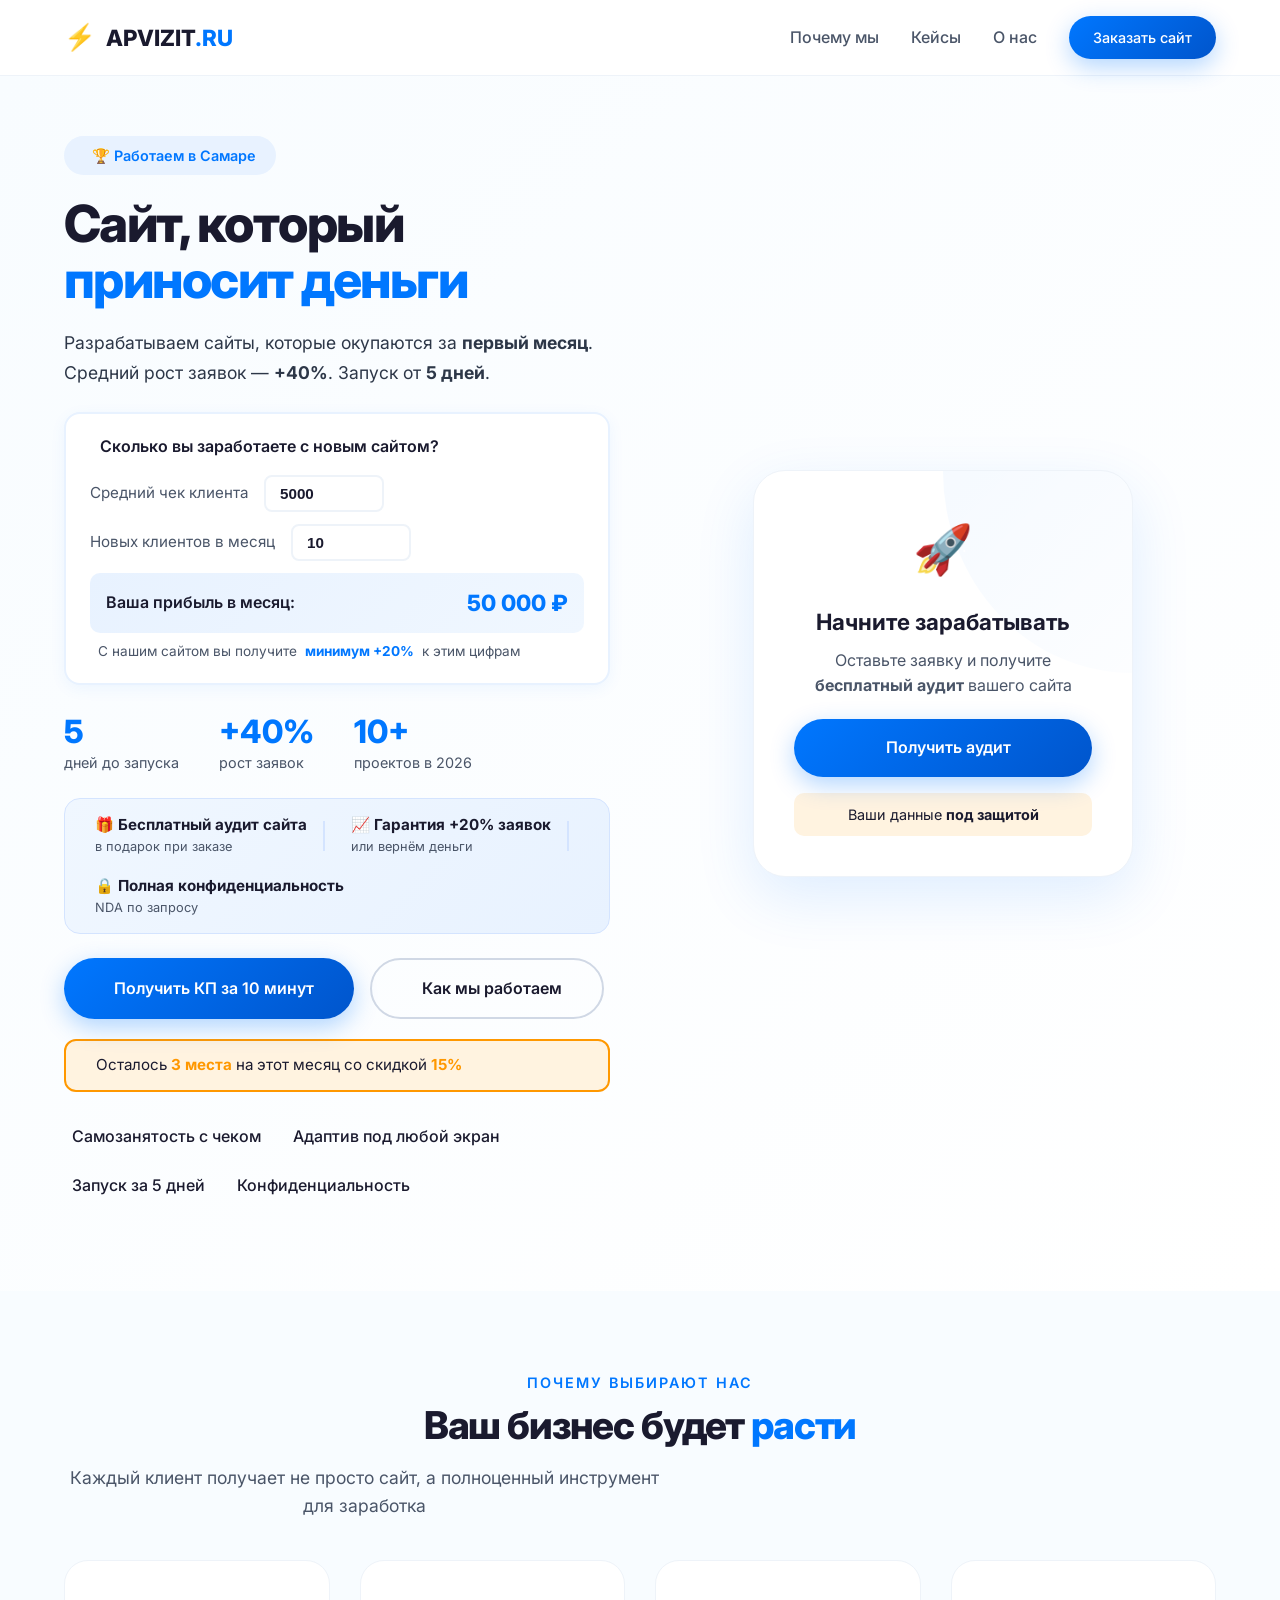
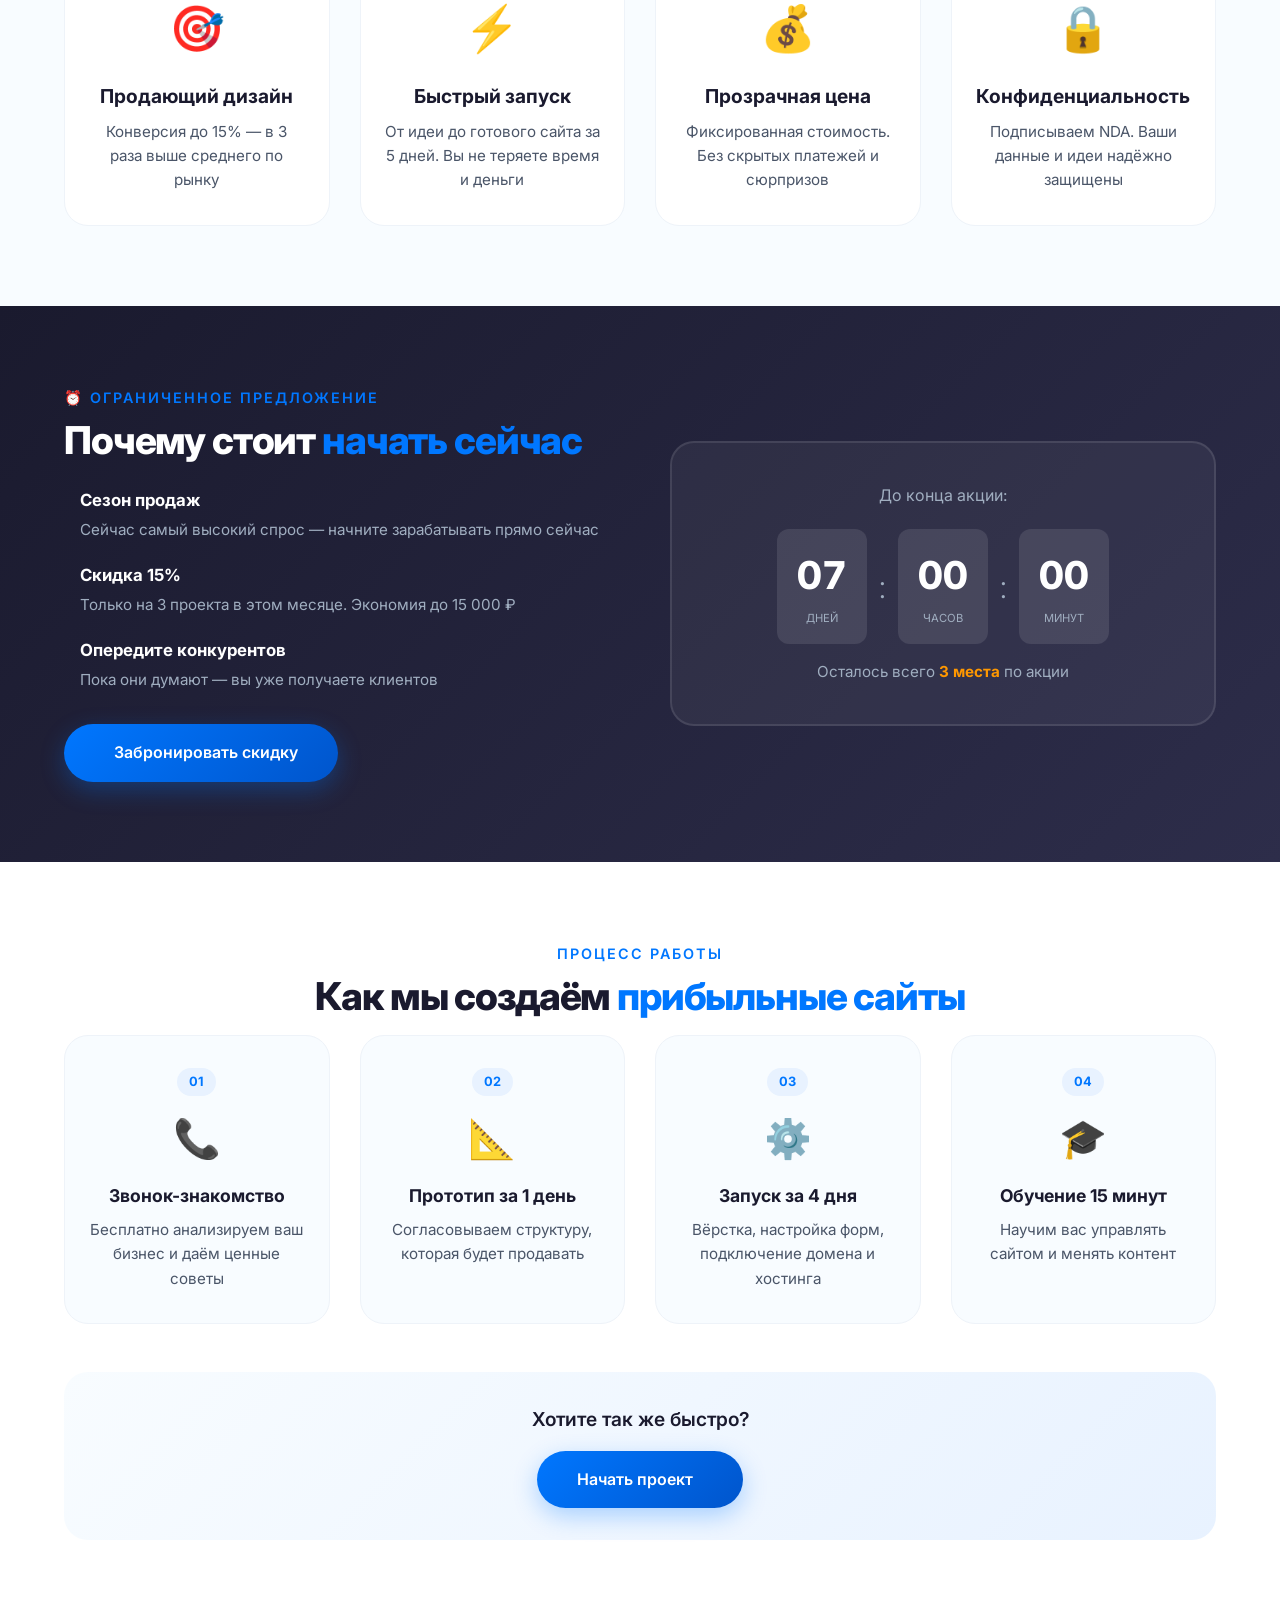
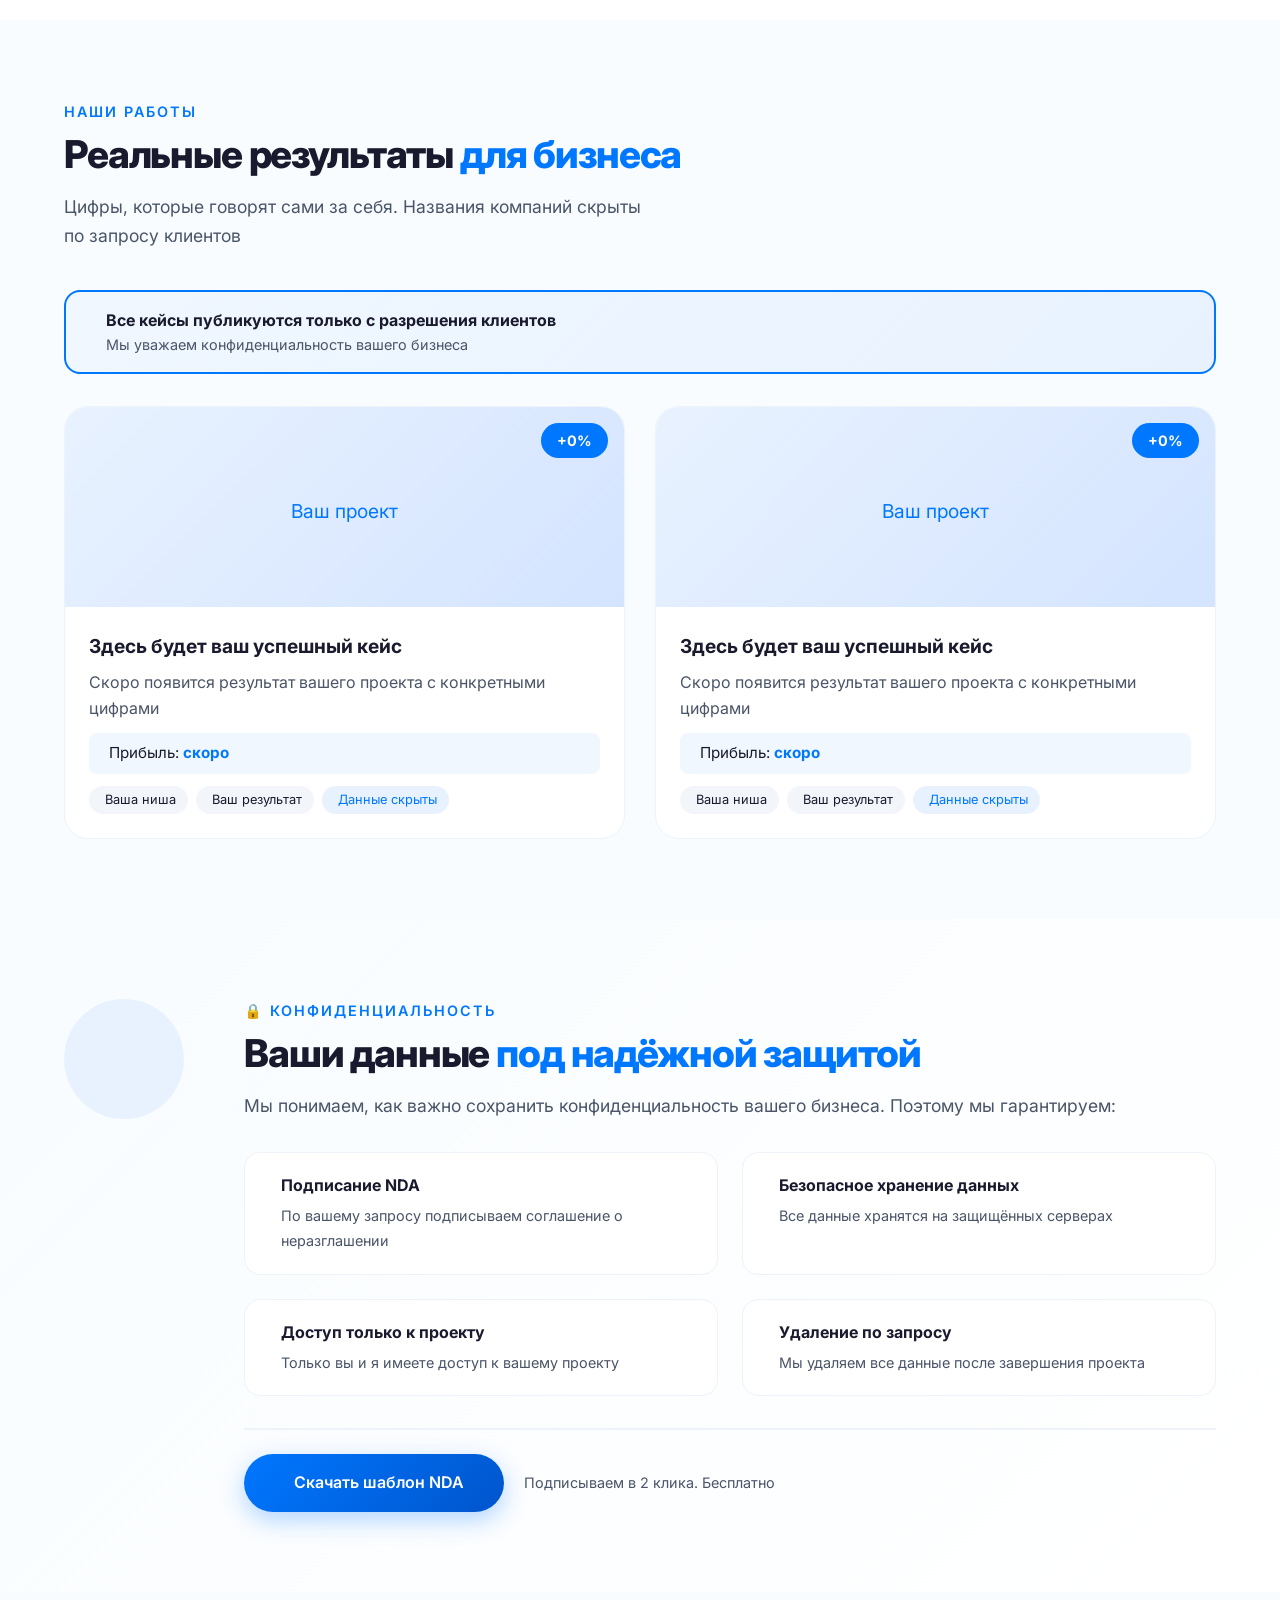
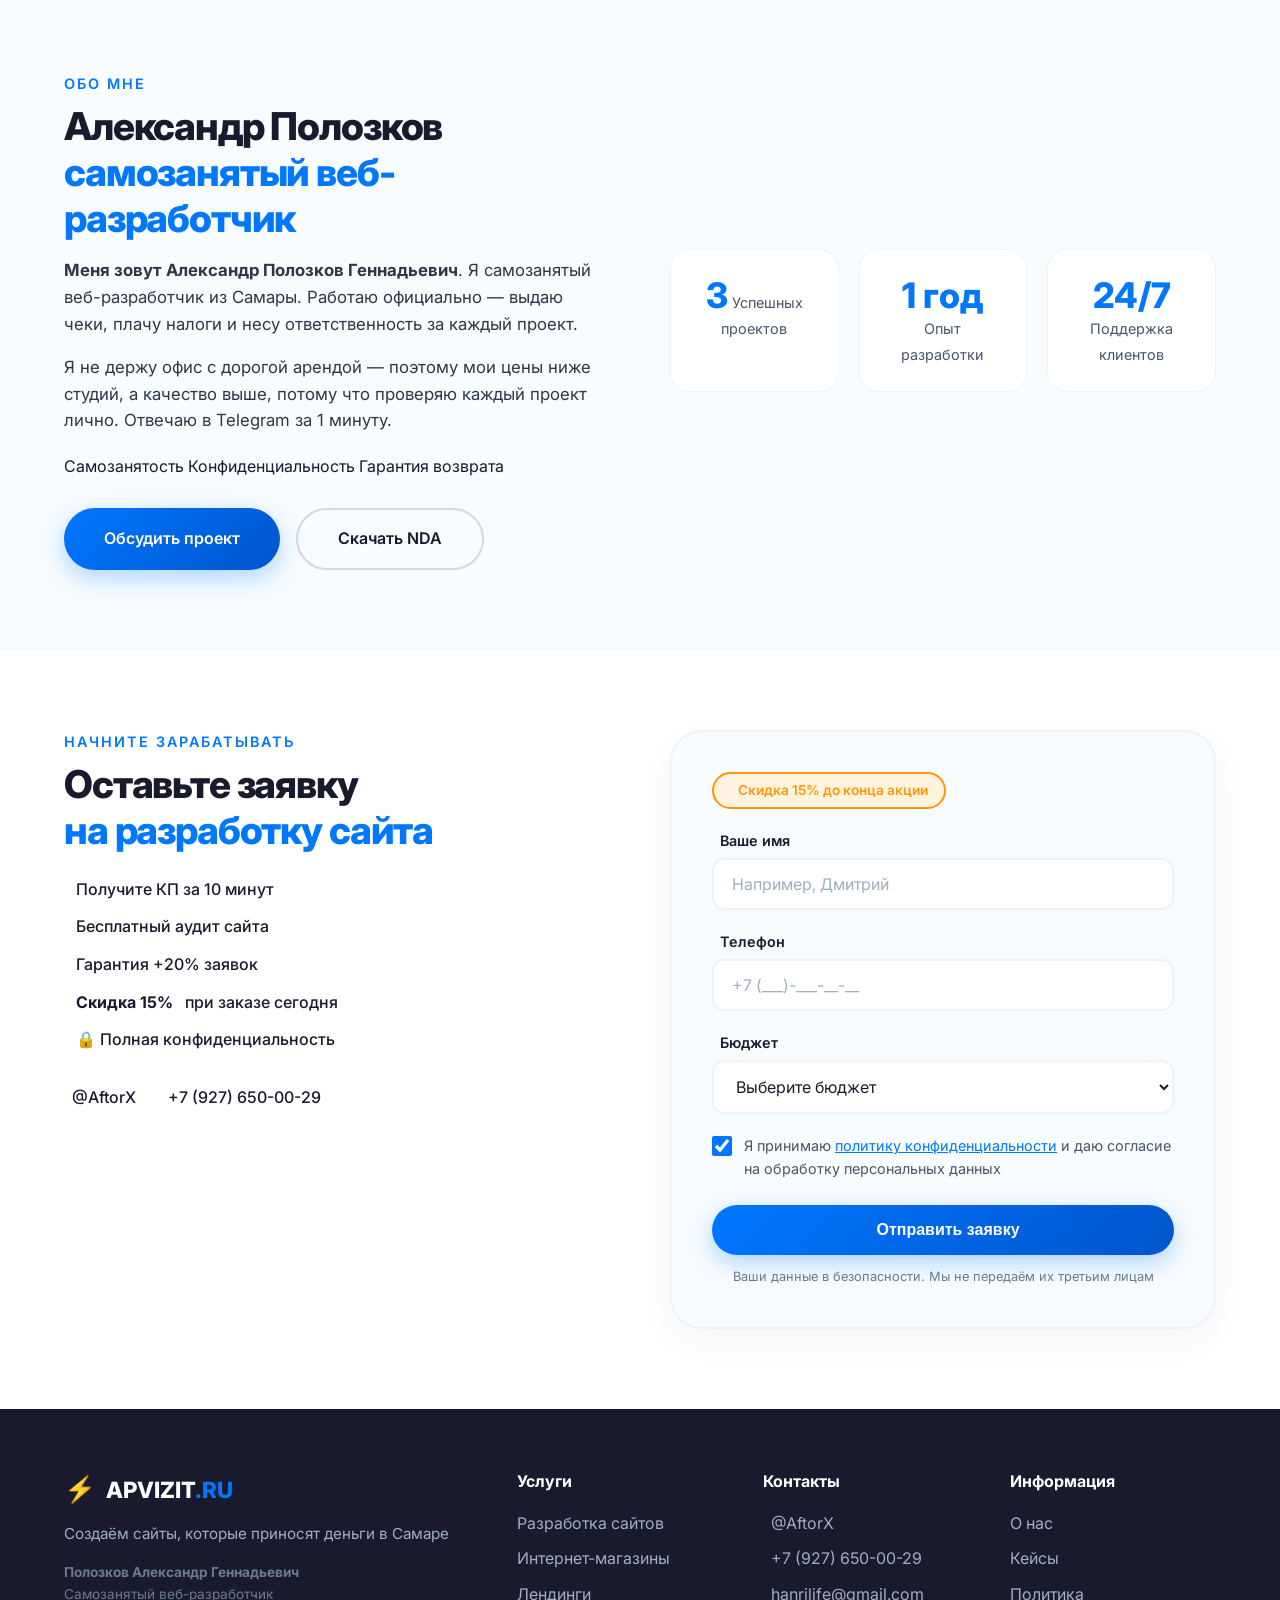
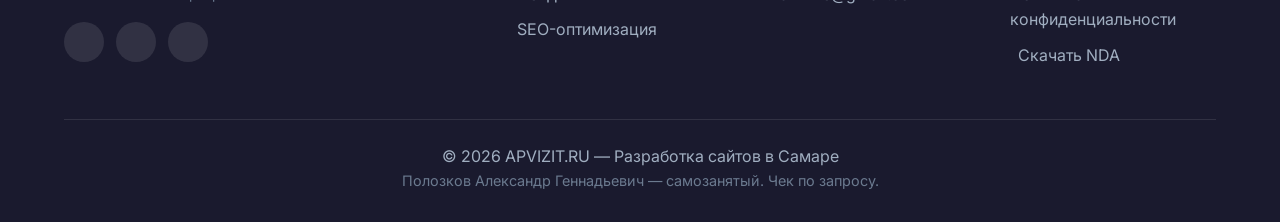
<file: index.html>
<!DOCTYPE html>
<html lang="ru">
<head>
  <meta charset="UTF-8">
  <meta name="viewport" content="width=device-width, initial-scale=1.0">
  <title>APVIZIT.RU — Создаём сайты, которые приносят деньги в Самаре</title>
  <meta name="description" content="Разработка продающих сайтов для бизнеса. Запуск за 5 дней, гарантия роста заявок +20%, бесплатный аудит. Полная конфиденциальность.">
  
  <link rel="preconnect" href="https://fonts.googleapis.com">
  <link rel="preconnect" href="https://fonts.gstatic.com" crossorigin>
  <link href="https://fonts.googleapis.com/css2?family=Inter:opsz,wght@14..32,400;14..32,500;14..32,600;14..32,700;14..32,800;14..32,900&display=swap" rel="stylesheet">
  
  <link href='https://cdn.boxicons.com/3.0.8/fonts/basic/boxicons.min.css' rel='stylesheet'>
  <link href='https://cdn.boxicons.com/3.0.8/fonts/filled/boxicons-filled.min.css' rel='stylesheet'>
  <link href='https://cdn.boxicons.com/3.0.8/fonts/brands/boxicons-brands.min.css' rel='stylesheet'>
  
  <link rel="stylesheet" href="style.css">
</head>
<body>
  <!-- ========== НАВИГАЦИЯ ========== -->
  <nav class="navbar" id="navbar">
    <div class="container nav-container">
      <div class="logo">
        <span class="logo-icon">⚡</span>
        <span class="logo-text">APVIZIT<span>.RU</span></span>
      </div>
      <div class="nav-links" id="navLinks">
        <a href="#advantages">Почему мы</a>
        <a href="#cases">Кейсы</a>
        <a href="#about">О нас</a>
        <a href="#form-section" class="btn-primary btn-small">Заказать сайт</a>
      </div>
      <div class="hamburger" id="hamburger">
        <span></span>
        <span></span>
        <span></span>
      </div>
    </div>
  </nav>

  <!-- ========== БЛОК HERO ========== -->
  <section id="hero">
    <div class="container hero-grid">
      <div class="hero-content">
        <div class="hero-badge">
          <i class="bx bx-rocket"></i> 🏆 Работаем в Самаре
        </div>
        <h1>Сайт, который <br><span>приносит деньги</span></h1>
        <p class="hero-sub">
          Разрабатываем сайты, которые окупаются за <strong>первый месяц</strong>. 
          Средний рост заявок — <strong>+40%</strong>. Запуск от <strong>5 дней</strong>.
        </p>
        
        <!-- ===== КАЛЬКУЛЯТОР ПРИБЫЛИ ===== -->
        <div class="profit-calculator">
          <div class="calc-header">
            <i class="bxs bx-calculator"></i>
            <span>Сколько вы заработаете с новым сайтом?</span>
          </div>
          <div class="calc-body">
            <div class="calc-row">
              <span>Средний чек клиента</span>
              <input type="number" id="avgCheck" value="5000" placeholder="₽">
            </div>
            <div class="calc-row">
              <span>Новых клиентов в месяц</span>
              <input type="number" id="newClients" value="10" placeholder="шт">
            </div>
            <div class="calc-result">
              <span>Ваша прибыль в месяц:</span>
              <strong id="profitResult">50 000 ₽</strong>
            </div>
            <div class="calc-note">
              <i class="bx bx-info-circle"></i> 
              С нашим сайтом вы получите <strong>минимум +20%</strong> к этим цифрам
            </div>
          </div>
        </div>
        
        <div class="hero-stats">
          <div class="stat-item">
            <span class="stat-number">5</span>
            <span class="stat-label">дней до запуска</span>
          </div>
          <div class="stat-item">
            <span class="stat-number">+40%</span>
            <span class="stat-label">рост заявок</span>
          </div>
          <div class="stat-item">
            <span class="stat-number">10+</span>
            <span class="stat-label">проектов в 2026</span>
          </div>
        </div>
        
        <!-- ===== УНИКАЛЬНОЕ ПРЕДЛОЖЕНИЕ ===== -->
        <div class="unique-offer">
          <div class="offer-item">
            <i class="bxs bx-gift"></i>
            <div>
              <span class="offer-title">🎁 Бесплатный аудит сайта</span>
              <span class="offer-desc">в подарок при заказе</span>
            </div>
          </div>
          <div class="offer-divider"></div>
          <div class="offer-item">
            <i class="bxs bx-trophy"></i>
            <div>
              <span class="offer-title">📈 Гарантия +20% заявок</span>
              <span class="offer-desc">или вернём деньги</span>
            </div>
          </div>
          <div class="offer-divider"></div>
          <div class="offer-item">
            <i class="bxs bx-shield"></i>
            <div>
              <span class="offer-title">🔒 Полная конфиденциальность</span>
              <span class="offer-desc">NDA по запросу</span>
            </div>
          </div>
        </div>
        
        <div class="hero-buttons">
          <a href="#form-section" class="btn-primary pulse">
            <i class="bxs bx-paper-plane"></i> Получить КП за 10 минут
          </a>
          <a href="#process" class="btn-outline">
            <i class="bx bx-play-circle"></i> Как мы работаем
          </a>
        </div>
        
        <!-- ===== БЛОК СРОЧНОСТИ ===== -->
        <div class="urgency-block">
          <i class="bx bx-time-five"></i>
          <span>Осталось <strong>3 места</strong> на этот месяц со скидкой <strong>15%</strong></span>
        </div>
        
        <div class="trust-badge">
          <span class="trust-item"><i class="bxs bx-check-circle"></i> Самозанятость с чеком</span>
          <span class="trust-item"><i class="bx bx-mobile-alt"></i> Адаптив под любой экран</span>
          <span class="trust-item"><i class="bx bx-bolt"></i> Запуск за 5 дней</span>
          <span class="trust-item"><i class="bxs bx-lock-alt"></i> Конфиденциальность</span>
        </div>
      </div>
      <div class="hero-visual">
        <div class="hero-card">
          <div class="hero-card-content">
            <div class="hero-card-icon">🚀</div>
            <h3>Начните зарабатывать</h3>
            <p>Оставьте заявку и получите<br><strong>бесплатный аудит</strong> вашего сайта</p>
            <a href="#form-section" class="btn-primary" style="width:100%; text-align:center; justify-content:center;">
              <i class="bx bx-arrow-right"></i> Получить аудит
            </a>
            <div class="card-bonus">
              <i class="bx bx-lock-alt"></i> Ваши данные <strong>под защитой</strong>
            </div>
          </div>
        </div>
      </div>
    </div>
  </section>

  <!-- ========== БЛОК ПРЕИМУЩЕСТВ ========== -->
  <section id="advantages">
    <div class="container">
      <div class="section-label">Почему выбирают нас</div>
      <h2>Ваш бизнес будет <span>расти</span></h2>
      <p class="section-desc">Каждый клиент получает не просто сайт, а полноценный инструмент для заработка</p>
      <div class="advantages-grid">
        <div class="advantage-card">
          <div class="advantage-icon">🎯</div>
          <h3>Продающий дизайн</h3>
          <p>Конверсия до 15% — в 3 раза выше среднего по рынку</p>
        </div>
        <div class="advantage-card">
          <div class="advantage-icon">⚡</div>
          <h3>Быстрый запуск</h3>
          <p>От идеи до готового сайта за 5 дней. Вы не теряете время и деньги</p>
        </div>
        <div class="advantage-card">
          <div class="advantage-icon">💰</div>
          <h3>Прозрачная цена</h3>
          <p>Фиксированная стоимость. Без скрытых платежей и сюрпризов</p>
        </div>
        <div class="advantage-card">
          <div class="advantage-icon">🔒</div>
          <h3>Конфиденциальность</h3>
          <p>Подписываем NDA. Ваши данные и идеи надёжно защищены</p>
        </div>
      </div>
    </div>
  </section>

  <!-- ========== БЛОК «ПОЧЕМУ СЕЙЧАС» ========== -->
  <section id="why-now">
    <div class="container">
      <div class="why-now-wrapper">
        <div class="why-now-content">
          <div class="section-label">⏰ Ограниченное предложение</div>
          <h2>Почему стоит <span>начать сейчас</span></h2>
          <ul class="why-now-list">
            <li>
              <i class="bxs bx-calendar-check"></i>
              <div>
                <strong>Сезон продаж</strong>
                <p>Сейчас самый высокий спрос — начните зарабатывать прямо сейчас</p>
              </div>
            </li>
            <li>
              <i class="bxs bx-discount"></i>
              <div>
                <strong>Скидка 15%</strong>
                <p>Только на 3 проекта в этом месяце. Экономия до 15 000 ₽</p>
              </div>
            </li>
            <li>
              <i class="bxs bx-bar-chart-alt-2"></i>
              <div>
                <strong>Опередите конкурентов</strong>
                <p>Пока они думают — вы уже получаете клиентов</p>
              </div>
            </li>
          </ul>
          <a href="#form-section" class="btn-primary pulse">
            <i class="bxs bx-paper-plane"></i> Забронировать скидку
          </a>
        </div>
        <div class="why-now-visual">
          <div class="timer-box">
            <div class="timer-label">До конца акции:</div>
            <div class="timer" id="timer">
              <div class="timer-item">
                <span id="days">00</span>
                <span>дней</span>
              </div>
              <span class="timer-sep">:</span>
              <div class="timer-item">
                <span id="hours">00</span>
                <span>часов</span>
              </div>
              <span class="timer-sep">:</span>
              <div class="timer-item">
                <span id="minutes">00</span>
                <span>минут</span>
              </div>
            </div>
            <div class="timer-note">Осталось всего <strong>3 места</strong> по акции</div>
          </div>
        </div>
      </div>
    </div>
  </section>

  <!-- ========== БЛОК «КАК МЫ РАБОТАЕМ» ========== -->
  <section id="process">
    <div class="container">
      <div class="section-label">Процесс работы</div>
      <h2>Как мы создаём <span>прибыльные сайты</span></h2>
      <div class="steps-grid">
        <div class="step-card">
          <div class="step-number">01</div>
          <span class="step-icon">📞</span>
          <h3>Звонок-знакомство</h3>
          <p>Бесплатно анализируем ваш бизнес и даём ценные советы</p>
        </div>
        <div class="step-card">
          <div class="step-number">02</div>
          <span class="step-icon">📐</span>
          <h3>Прототип за 1 день</h3>
          <p>Согласовываем структуру, которая будет продавать</p>
        </div>
        <div class="step-card">
          <div class="step-number">03</div>
          <span class="step-icon">⚙️</span>
          <h3>Запуск за 4 дня</h3>
          <p>Вёрстка, настройка форм, подключение домена и хостинга</p>
        </div>
        <div class="step-card">
          <div class="step-number">04</div>
          <span class="step-icon">🎓</span>
          <h3>Обучение 15 минут</h3>
          <p>Научим вас управлять сайтом и менять контент</p>
        </div>
      </div>
      <div class="process-cta">
        <p>Хотите так же быстро?</p>
        <a href="#form-section" class="btn-primary">Начать проект <i class="bx bx-arrow-right"></i></a>
      </div>
    </div>
  </section>

  <!-- ========== БЛОК «КЕЙСЫ» ========== -->
  <section id="cases">
    <div class="container">
      <div class="section-label">Наши работы</div>
      <h2>Реальные результаты <span>для бизнеса</span></h2>
      <p class="section-desc">Цифры, которые говорят сами за себя. Названия компаний скрыты по запросу клиентов</p>
      
      <div class="confidentiality-banner">
        <i class="bxs bx-lock-alt"></i>
        <div>
          <strong>Все кейсы публикуются только с разрешения клиентов</strong>
          <span>Мы уважаем конфиденциальность вашего бизнеса</span>
        </div>
      </div>
      
      <div class="cases-grid">
        <!-- ===== КЕЙС 1 ===== -->
        <div class="case-card">
          <div class="case-image">
            <div class="case-placeholder">
              <i class="bx bx-briefcase"></i>
              <span>Ваш проект</span>
            </div>
            <div class="case-badge">+0%</div>
          </div>
          <div class="case-content">
            <h3>Здесь будет ваш успешный кейс</h3>
            <p>Скоро появится результат вашего проекта с конкретными цифрами</p>
            <div class="case-result">
              <i class="bxs bx-trending-up"></i>
              <span>Прибыль: <strong>скоро</strong></span>
            </div>
            <div class="case-tags">
              <span class="tag"><i class="bx bx-plus"></i> Ваша ниша</span>
              <span class="tag"><i class="bx bx-plus"></i> Ваш результат</span>
              <span class="tag confidentiality-tag"><i class="bx bx-lock-alt"></i> Данные скрыты</span>
            </div>
          </div>
        </div>

        <!-- ===== КЕЙС 2 ===== -->
        <div class="case-card">
          <div class="case-image">
            <div class="case-placeholder">
              <i class="bx bx-briefcase"></i>
              <span>Ваш проект</span>
            </div>
            <div class="case-badge">+0%</div>
          </div>
          <div class="case-content">
            <h3>Здесь будет ваш успешный кейс</h3>
            <p>Скоро появится результат вашего проекта с конкретными цифрами</p>
            <div class="case-result">
              <i class="bxs bx-trending-up"></i>
              <span>Прибыль: <strong>скоро</strong></span>
            </div>
            <div class="case-tags">
              <span class="tag"><i class="bx bx-plus"></i> Ваша ниша</span>
              <span class="tag"><i class="bx bx-plus"></i> Ваш результат</span>
              <span class="tag confidentiality-tag"><i class="bx bx-lock-alt"></i> Данные скрыты</span>
            </div>
          </div>
        </div>
      </div>
    </div>
  </section>

  <!-- ========== БЛОК КОНФИДЕНЦИАЛЬНОСТИ ========== -->
  <section id="confidentiality">
    <div class="container">
      <div class="confidentiality-wrapper">
        <div class="confidentiality-icon">
          <i class="bxs bx-shield-alt-2"></i>
        </div>
        <div class="confidentiality-content">
          <div class="section-label">🔒 Конфиденциальность</div>
          <h2>Ваши данные <span>под надёжной защитой</span></h2>
          <p>Мы понимаем, как важно сохранить конфиденциальность вашего бизнеса. Поэтому мы гарантируем:</p>
          <div class="confidentiality-grid">
            <div class="conf-item">
              <i class="bxs bx-file"></i>
              <div>
                <strong>Подписание NDA</strong>
                <span>По вашему запросу подписываем соглашение о неразглашении</span>
              </div>
            </div>
            <div class="conf-item">
              <i class="bxs bx-server"></i>
              <div>
                <strong>Безопасное хранение данных</strong>
                <span>Все данные хранятся на защищённых серверах</span>
              </div>
            </div>
            <div class="conf-item">
              <i class="bxs bx-user-check"></i>
              <div>
                <strong>Доступ только к проекту</strong>
                <span>Только вы и я имеете доступ к вашему проекту</span>
              </div>
            </div>
            <div class="conf-item">
              <i class="bxs bx-trash"></i>
              <div>
                <strong>Удаление по запросу</strong>
                <span>Мы удаляем все данные после завершения проекта</span>
              </div>
            </div>
          </div>
          <div class="nda-cta">
            <a href="#nda" class="btn-primary">
              <i class="bx bx-file"></i> Скачать шаблон NDA
            </a>
            <span class="nda-note">Подписываем в 2 клика. Бесплатно</span>
          </div>
        </div>
      </div>
    </div>
  </section>

  <!-- ========== БЛОК «О НАС» ========== -->
  <section id="about">
    <div class="container">
      <div class="about-wrapper">
        <div class="about-content">
          <div class="section-label">Обо мне</div>
          <h2>Александр Полозков <br><span>самозанятый веб-разработчик</span></h2>
          <p>
            <strong>Меня зовут Александр Полозков Геннадьевич</strong>. Я самозанятый веб-разработчик из Самары. 
            Работаю официально — выдаю чеки, плачу налоги и несу ответственность за каждый проект.
          </p>
          <p>
            Я не держу офис с дорогой арендой — поэтому мои цены ниже студий, а качество выше, 
            потому что проверяю каждый проект лично. Отвечаю в Telegram за 1 минуту.
          </p>
          <div class="tag-group">
            <span class="tag"><i class="bx bx-shield-alt-2"></i> Самозанятость</span>
            <span class="tag"><i class="bxs bx-lock-alt"></i> Конфиденциальность</span>
            <span class="tag"><i class="bx bx-money"></i> Гарантия возврата</span>
          </div>
          <div class="about-buttons">
            <a href="#form-section" class="btn-primary">Обсудить проект</a>
            <a href="#nda" class="btn-outline">Скачать NDA</a>
          </div>
        </div>
        <div class="about-stats">
          <div class="stat-card">
            <span class="stat-number">3</span>
            <span class="stat-label">Успешных проектов</span>
          </div>
         <div class="stat-card"> 
            <span class="stat-number">1 год</span>
            <span class="stat-label">Опыт разработки</span>
          </div>
          <div class="stat-card">
            <span class="stat-number">24/7</span>
            <span class="stat-label">Поддержка клиентов</span>
          </div>
        </div>
      </div>
    </div>
  </section>

  <!-- ========== БЛОК С ФОРМОЙ ========== -->
<section id="form-section">
  <div class="container">
    <div class="form-wrapper">
      <div class="form-left">
        <div class="section-label">Начните зарабатывать</div>
        <h2>Оставьте заявку <br><span>на разработку сайта</span></h2>
        <ul class="form-benefits">
          <li><i class="bxs bx-check-circle"></i> Получите КП за 10 минут</li>
          <li><i class="bxs bx-check-circle"></i> Бесплатный аудит сайта</li>
          <li><i class="bxs bx-check-circle"></i> Гарантия +20% заявок</li>
          <li><i class="bxs bx-check-circle"></i> <strong>Скидка 15%</strong> при заказе сегодня</li>
          <li><i class="bxs bx-check-circle"></i> 🔒 Полная конфиденциальность</li>
        </ul>
        <div class="contact-info">
          <p><i class="bxl-telegram"></i> @AftorX</p>
          <p><i class="bx bx-phone"></i> +7 (927) 650-00-29</p>
        </div>
      </div>
      <div class="form-card" id="formCard">
        <div class="form-discount-badge">
          <i class="bx bx-gift"></i> Скидка 15% до конца акции
        </div>
        
        <!-- ===== НОВАЯ ФОРМА С FORMPREE ===== -->
        <form id="leadForm" action="https://formspree.io/f/xwlkrgoa" method="POST">
          <!-- Скрытые поля для улучшения письма -->
          <input type="hidden" name="_subject" value="Новая заявка с APVIZIT.RU">
          <input type="hidden" name="_captcha" value="false">
          <input type="hidden" name="_format" value="plain">
          
          <div class="form-group">
            <label for="userName"><i class="bx bx-user"></i> Ваше имя</label>
            <input type="text" id="userName" name="name" placeholder="Например, Дмитрий" required>
          </div>
          <div class="form-group">
            <label for="userPhone"><i class="bx bx-phone"></i> Телефон</label>
            <input type="tel" id="userPhone" name="phone" placeholder="+7 (___)-___-__-__" required>
          </div>
          <div class="form-group">
            <label for="userBudget"><i class="bx bx-ruble"></i> Бюджет</label>
            <select id="userBudget" name="budget" required>
              <option value="">Выберите бюджет</option>
              <option value="До 30 000 ₽">До 30 000 ₽</option>
              <option value="30 000 – 60 000 ₽">30 000 – 60 000 ₽</option>
              <option value="Более 60 000 ₽">Более 60 000 ₽</option>
            </select>
          </div>
          
          <div class="form-group confidentiality-check">
            <label>
              <input type="checkbox" id="confidentialityAgree" name="confidentiality" checked>
              <span>Я принимаю <a href="#privacy-policy" class="privacy-link">политику конфиденциальности</a> и даю согласие на обработку персональных данных</span>
            </label>
          </div>
          
          <button type="submit" class="btn-primary btn-submit">
            <i class="bxs bx-paper-plane"></i> Отправить заявку
          </button>
          <p class="form-note">
            <i class="bx bx-lock-alt"></i> 
            Ваши данные в безопасности. Мы не передаём их третьим лицам
          </p>
        </form>
        
        <div id="successMessage" style="display:none; text-align:center; padding:20px 0;">
          <div style="font-size:3rem; margin-bottom:12px;">✅</div>
          <h3 style="color:#0077FF;">Заявка отправлена!</h3>
          <p style="color:#2d3748;">Свяжемся с вами через 10 минут</p>
          <p style="color:#6b7a8f; font-size:0.9rem; margin-top:8px;">
            <i class="bx bx-lock-alt"></i> 
            Ваши данные надёжно защищены
          </p>
        </div>
      </div>
    </div>
  </div>
</section>

  <!-- ========== СТРАНИЦА NDA ========== -->
  <section id="nda">
    <div class="container">
      <div class="nda-wrapper">
        <a href="#" class="back-link" onclick="window.location.hash=''; return false;">
          <i class="bx bx-arrow-back"></i> На главную
        </a>
        
        <div class="nda-header">
          <div class="nda-icon">🔒</div>
          <h1>Соглашение о неразглашении (NDA)</h1>
          <p class="nda-subtitle">Шаблон для скачивания. Подписываем бесплатно по вашему запросу</p>
        </div>

        <!-- ===== КАРТОЧКА С ПРЕИМУЩЕСТВАМИ ===== -->
        <div class="nda-benefits">
          <div class="nda-benefit">
            <i class="bxs bx-check-circle"></i>
            <div>
              <strong>Бесплатно</strong>
              <span>Подписываем NDA без дополнительной оплаты</span>
            </div>
          </div>
          <div class="nda-benefit">
            <i class="bxs bx-check-circle"></i>
            <div>
              <strong>За 5 минут</strong>
              <span>Электронная подпись через простой документ</span>
            </div>
          </div>
          <div class="nda-benefit">
            <i class="bxs bx-check-circle"></i>
            <div>
              <strong>Юридическая сила</strong>
              <span>Полноценный документ с защитой ваших данных</span>
            </div>
          </div>
        </div>

        <!-- ===== САМ ДОКУМЕНТ ===== -->
        <div class="nda-document" id="ndaDocument">
          <div class="nda-doc-header">
            <h2>СОГЛАШЕНИЕ О НЕРАЗГЛАШЕНИИ</h2>
            <div class="nda-doc-meta">
              <span>г. Самара</span>
              <span>«___» ___________ 202__ г.</span>
            </div>
          </div>

          <div class="nda-doc-body">
            <p class="nda-doc-p">
              <strong>Клиент:</strong> _________________________________________________________
            </p>
            <p class="nda-doc-p">
              <strong>Исполнитель:</strong> Полозков Александр Геннадьевич, самозанятый
            </p>
            <p class="nda-doc-p" style="margin-top: 16px;">
              <strong>вместе именуемые «Стороны»</strong>, заключили настоящее соглашение о нижеследующем:
            </p>

            <div class="nda-doc-section">
              <h3>1. ОПРЕДЕЛЕНИЯ</h3>
              <p>1.1. «Конфиденциальная информация» — любые сведения, передаваемые Клиентом Исполнителю в рамках выполнения работ по созданию сайта, включая:</p>
              <ul>
                <li>бизнес-планы и стратегии развития</li>
                <li>данные о клиентах и партнёрах</li>
                <li>уникальные идеи и ноу-хау</li>
                <li>финансовые показатели и отчётность</li>
                <li>любые другие данные, обозначенные как конфиденциальные</li>
              </ul>
            </div>

            <div class="nda-doc-section">
              <h3>2. ОБЯЗАТЕЛЬСТВА ИСПОЛНИТЕЛЯ</h3>
              <p>2.1. Исполнитель обязуется:</p>
              <ul>
                <li>Не разглашать конфиденциальную информацию третьим лицам</li>
                <li>Не использовать информацию в личных целях</li>
                <li>Обеспечить сохранность полученных данных</li>
                <li>Удалить все данные после завершения проекта (по запросу Клиента)</li>
                <li>Не публиковать проект без письменного согласия Клиента</li>
              </ul>
            </div>

            <div class="nda-doc-section">
              <h3>3. ИСКЛЮЧЕНИЯ</h3>
              <p>3.1. Не считается конфиденциальной информация:</p>
              <ul>
                <li>которая была общедоступна на момент передачи</li>
                <li>которую Клиент раскрыл добровольно</li>
                <li>которую необходимо раскрыть по закону</li>
              </ul>
            </div>

            <div class="nda-doc-section">
              <h3>4. СРОК ДЕЙСТВИЯ</h3>
              <p>4.1. Настоящее соглашение вступает в силу с момента подписания и действует в течение <strong>3 (трёх) лет</strong> после завершения работ.</p>
            </div>

            <div class="nda-doc-section">
              <h3>5. ОТВЕТСТВЕННОСТЬ</h3>
              <p>5.1. За нарушение условий соглашения Стороны несут ответственность в соответствии с законодательством РФ.</p>
            </div>

            <div class="nda-doc-section">
              <h3>6. ПРОЧИЕ УСЛОВИЯ</h3>
              <p>6.1. Все споры решаются в досудебном порядке.</p>
              <p>6.2. Изменения действительны только в письменной форме.</p>
            </div>

            <div class="nda-doc-section">
              <h3>7. КОНТАКТНЫЕ ДАННЫЕ</h3>
              <p><strong>Исполнитель:</strong> Полозков Александр Геннадьевич</p>
              <p><strong>Статус:</strong> Самозанятый</p>
              <p><strong>Telegram:</strong> @AftorX</p>
              <p><strong>Телефон:</strong> +7 (927) 650-00-29</p>
            </div>

            <div class="nda-doc-sign">
              <div class="nda-sign-block">
                <p><strong>Клиент:</strong></p>
                <div class="nda-sign-line">_________________ / _____________ /</div>
                <p class="nda-sign-label">подпись / ФИО</p>
              </div>
              <div class="nda-sign-block">
                <p><strong>Исполнитель:</strong></p>
                <div class="nda-sign-line">_________________ / Полозков А.Г. /</div>
                <p class="nda-sign-label">подпись / ФИО</p>
              </div>
            </div>

            <div class="nda-doc-date">
              <p>Дата: «___» ___________ 202__ г.</p>
            </div>
          </div>
        </div>

        <!-- ===== КНОПКИ СКАЧИВАНИЯ ===== -->
        <div class="nda-actions">
          <button onclick="downloadNDA()" class="btn-primary">
            <i class="bx bx-download"></i> Скачать NDA (PDF)
          </button>
          <button onclick="copyNDA()" class="btn-outline">
            <i class="bx bx-copy"></i> Копировать текст
          </button>
          <a href="#form-section" class="btn-outline">
            <i class="bx bx-message"></i> Запросить подписание
          </a>
        </div>

        <div class="nda-note-bottom">
          <i class="bx bx-info-circle"></i>
          <div>
            <strong>Как подписать NDA?</strong>
            <span>1. Скачайте документ → 2. Заполните свои данные → 3. Отправьте мне в Telegram (@AftorX) → 4. Я подпишу и верну вам готовый экземпляр</span>
          </div>
        </div>
      </div>
    </div>
  </section>

  <!-- ========== СТРАНИЦА ПОЛИТИКИ КОНФИДЕНЦИАЛЬНОСТИ ========== -->
  <section id="privacy-policy">
    <div class="container">
      <div class="privacy-policy-wrapper">
        <a href="#" class="back-link" onclick="window.location.hash=''; return false;">
          <i class="bx bx-arrow-back"></i> На главную
        </a>
        <h1>Политика конфиденциальности</h1>
        <div class="privacy-content">
          <div class="privacy-block">
            <h2>1. Общие положения</h2>
            <p>Настоящая Политика конфиденциальности действует в отношении всей информации, которую самозанятый веб-разработчик <strong>Полозков Александр Геннадьевич</strong> (далее — «Исполнитель») может получить от пользователей сайта apvizit.ru (далее — «Сайт»).</p>
          </div>

          <div class="privacy-block">
            <h2>2. Какие данные мы собираем</h2>
            <ul>
              <li><strong>Имя</strong> — для персонализации общения</li>
              <li><strong>Номер телефона</strong> — для связи с вами</li>
              <li><strong>Информация о бюджете</strong> — для подготовки коммерческого предложения</li>
              <li><strong>IP-адрес и данные браузера</strong> — для статистики и улучшения работы сайта</li>
            </ul>
          </div>

          <div class="privacy-block">
            <h2>3. Как мы используем ваши данные</h2>
            <ul>
              <li>Для связи с вами и консультации</li>
              <li>Для подготовки индивидуального коммерческого предложения</li>
              <li>Для улучшения качества наших услуг</li>
              <li>Для соблюдения законодательства РФ</li>
            </ul>
          </div>

          <div class="privacy-block">
            <h2>4. Защита данных</h2>
            <p>Мы принимаем все необходимые меры для защиты ваших персональных данных от несанкционированного доступа, изменения, раскрытия или уничтожения. Ваши данные хранятся на защищённых серверах и доступны только для авторизованных лиц.</p>
          </div>

          <div class="privacy-block">
            <h2>5. Передача данных третьим лицам</h2>
            <p>Мы не передаём ваши персональные данные третьим лицам, за исключением случаев, предусмотренных законодательством РФ. Ваши данные используются только для выполнения обязательств по разработке сайта и сопутствующих услуг.</p>
          </div>

          <div class="privacy-block">
            <h2>6. Ваши права</h2>
            <ul>
              <li>Право на доступ к вашим данным</li>
              <li>Право на их уточнение или удаление</li>
              <li>Право отозвать согласие на обработку данных</li>
              <li>Право на получение копии ваших данных</li>
            </ul>
          </div>

          <div class="privacy-block">
            <h2>7. Контактная информация</h2>
            <p><strong>Исполнитель:</strong> Полозков Александр Геннадьевич</p>
            <p><strong>Статус:</strong> Самозанятый</p>
            <p><strong>Telegram:</strong> @AftorX</p>
            <p><strong>Телефон:</strong> +7 (927) 650-00-29</p>
            <p><strong>Email:</strong> hanrilife@gmail.com</p>
          </div>

          <div class="privacy-block">
            <h2>8. Изменения в политике</h2>
            <p>Мы оставляем за собой право вносить изменения в данную Политику конфиденциальности. Все изменения публикуются на этой странице. Рекомендуем периодически проверять актуальность документа.</p>
            <p><strong>Дата последнего обновления:</strong> 08 сентября 2026 года</p>
          </div>
        </div>
      </div>
    </div>
  </section>

  <!-- ========== ПОДВАЛ ========== -->
  <footer>
    <div class="container">
      <div class="footer-grid">
        <div class="footer-col">
          <div class="logo">
            <span class="logo-icon">⚡</span>
            <span class="logo-text">APVIZIT<span>.RU</span></span>
          </div>
          <p>Создаём сайты, которые приносят деньги в Самаре</p>
          <p style="font-size:0.85rem; color:#6b7a8f; margin-top:4px;">
            <strong>Полозков Александр Геннадьевич</strong><br>
            Самозанятый веб-разработчик
          </p>
          <div class="social-links">
            <a href="#"><i class="bxl-telegram"></i></a>
            <a href="#"><i class="bxl-vk"></i></a>
            <a href="#"><i class="bxl-whatsapp"></i></a>
          </div>
        </div>
        <div class="footer-col">
          <h4>Услуги</h4>
          <a href="#">Разработка сайтов</a>
          <a href="#">Интернет-магазины</a>
          <a href="#">Лендинги</a>
          <a href="#">SEO-оптимизация</a>
        </div>
        <div class="footer-col">
          <h4>Контакты</h4>
          <a href="https://t.me/@AftorX"><i class="bxl-telegram"></i> @AftorX</a>
          <a href="tel:+79276500029"><i class="bx bx-phone"></i> +7 (927) 650-00-29</a>
          <a href="mailto:hanrilife@gmail.com"><i class="bx bx-envelope"></i> hanrilife@gmail.com</a>
        </div>
        <div class="footer-col">
          <h4>Информация</h4>
          <a href="#about">О нас</a>
          <a href="#cases">Кейсы</a>
          <a href="#privacy-policy">Политика конфиденциальности</a>
          <a href="#nda"><i class="bx bx-file"></i> Скачать NDA</a>
        </div>
      </div>
      <div class="footer-bottom">
        <p>© 2026 APVIZIT.RU — Разработка сайтов в Самаре</p>
        <p style="font-size:0.9rem; color:#6b7a8f;">
          <i class="bx bx-lock-alt"></i> 
          Полозков Александр Геннадьевич — самозанятый. Чек по запросу.
        </p>
      </div>
    </div>
  </footer>

  <script src="script.js"></script>
</body>
</html>
</file>
<file: style.css>
/* ===== Сброс и база ===== */
* {
  margin: 0;
  padding: 0;
  box-sizing: border-box;
}

html {
  scroll-behavior: smooth;
}

body {
  font-family: 'Inter', sans-serif;
  background: #ffffff;
  color: #1a1a2e;
  line-height: 1.6;
  overflow-x: hidden;
}

.container {
  max-width: 1200px;
  margin: 0 auto;
  padding: 0 24px;
}

/* ===== Общие элементы ===== */
.section-label {
  font-weight: 600;
  font-size: 0.9rem;
  text-transform: uppercase;
  letter-spacing: 2px;
  color: #0077FF;
  margin-bottom: 8px;
}

h2 {
  font-size: 2.4rem;
  font-weight: 800;
  letter-spacing: -0.03em;
  line-height: 1.2;
  margin-bottom: 16px;
  color: #1a1a2e;
}

h2 span {
  color: #0077FF;
}

.section-desc {
  color: #4a5568;
  font-size: 1.1rem;
  max-width: 600px;
  margin-bottom: 40px;
}

/* ===== Кнопки ===== */
.btn-primary {
  background: linear-gradient(135deg, #0077FF, #0055cc);
  color: #ffffff !important;
  border: none;
  border-radius: 50px;
  padding: 16px 40px;
  font-weight: 600;
  font-size: 1rem;
  cursor: pointer;
  transition: all 0.3s ease;
  box-shadow: 0 8px 24px rgba(0, 119, 255, 0.3);
  text-decoration: none;
  display: inline-flex;
  align-items: center;
  gap: 10px;
}

.btn-primary:hover {
  transform: translateY(-3px);
  box-shadow: 0 12px 32px rgba(0, 119, 255, 0.4);
  background: linear-gradient(135deg, #0066dd, #0044aa);
}

.btn-outline {
  background: transparent;
  color: #1a1a2e;
  border: 2px solid #d0d8e5;
  border-radius: 50px;
  padding: 16px 40px;
  font-weight: 600;
  font-size: 1rem;
  cursor: pointer;
  transition: all 0.3s ease;
  text-decoration: none;
  display: inline-flex;
  align-items: center;
  gap: 10px;
}

.btn-outline:hover {
  border-color: #0077FF;
  background: #f5f9ff;
  transform: translateY(-3px);
}

.btn-small {
  padding: 10px 24px;
  font-size: 0.9rem;
}

.pulse {
  animation: pulse 2s infinite;
}

@keyframes pulse {
  0% {
    box-shadow: 0 0 0 0 rgba(0, 119, 255, 0.4);
  }
  70% {
    box-shadow: 0 0 0 15px rgba(0, 119, 255, 0);
  }
  100% {
    box-shadow: 0 0 0 0 rgba(0, 119, 255, 0);
  }
}

/* ===== Навигация ===== */
.navbar {
  position: sticky;
  top: 0;
  z-index: 1000;
  background: rgba(255,255,255,0.95);
  backdrop-filter: blur(10px);
  border-bottom: 1px solid #eef3f9;
  padding: 16px 0;
}

.nav-container {
  display: flex;
  justify-content: space-between;
  align-items: center;
}

.logo {
  display: flex;
  align-items: center;
  gap: 10px;
  font-weight: 800;
  font-size: 1.4rem;
  color: #1a1a2e;
}

.logo-icon {
  font-size: 1.6rem;
}

.logo-text {
  color: #1a1a2e;
}

.logo-text span {
  color: #0077FF;
}

.nav-links {
  display: flex;
  align-items: center;
  gap: 32px;
}

.nav-links a {
  text-decoration: none;
  color: #4a5568;
  font-weight: 500;
  transition: color 0.3s;
}

.nav-links a:hover {
  color: #0077FF;
}

.nav-links .btn-primary {
  color: #ffffff !important;
}

.hamburger {
  display: none;
  flex-direction: column;
  gap: 5px;
  cursor: pointer;
}

.hamburger span {
  width: 25px;
  height: 3px;
  background: #1a1a2e;
  border-radius: 3px;
  transition: all 0.3s;
}

/* ===== HERO ===== */
#hero {
  padding: 60px 0 80px;
  background: linear-gradient(135deg, #f8fcff 0%, #ffffff 100%);
}

.hero-grid {
  display: grid;
  grid-template-columns: 1fr 1fr;
  gap: 60px;
  align-items: center;
}

.hero-badge {
  display: inline-flex;
  align-items: center;
  gap: 8px;
  background: #e8f2ff;
  color: #0077FF;
  padding: 8px 20px;
  border-radius: 50px;
  font-weight: 600;
  font-size: 0.9rem;
  margin-bottom: 20px;
}

.hero-badge i {
  font-size: 1.1rem;
}

.hero-content h1 {
  font-size: 3.2rem;
  font-weight: 800;
  letter-spacing: -0.03em;
  line-height: 1.1;
  margin-bottom: 20px;
  color: #1a1a2e;
}

.hero-content h1 span {
  color: #0077FF;
}

.hero-sub {
  font-size: 1.1rem;
  color: #2d3748;
  max-width: 540px;
  margin-bottom: 24px;
  line-height: 1.7;
}

/* ===== КАЛЬКУЛЯТОР ПРИБЫЛИ ===== */
.profit-calculator {
  background: #ffffff;
  border-radius: 16px;
  padding: 20px 24px;
  border: 2px solid #e8f2ff;
  margin-bottom: 28px;
  box-shadow: 0 4px 16px rgba(0,119,255,0.06);
}

.calc-header {
  display: flex;
  align-items: center;
  gap: 10px;
  font-weight: 600;
  color: #1a1a2e;
  margin-bottom: 16px;
}

.calc-header i {
  font-size: 1.4rem;
  color: #0077FF;
}

.calc-row {
  display: flex;
  align-items: center;
  gap: 16px;
  margin-bottom: 12px;
}

.calc-row span {
  min-width: 140px;
  color: #4a5568;
  font-size: 0.95rem;
}

.calc-row input {
  flex: 1;
  padding: 8px 14px;
  border: 2px solid #eef3f9;
  border-radius: 8px;
  font-size: 0.95rem;
  font-weight: 600;
  color: #1a1a2e;
  max-width: 120px;
  transition: border-color 0.3s;
}

.calc-row input:focus {
  outline: none;
  border-color: #0077FF;
}

.calc-result {
  display: flex;
  justify-content: space-between;
  align-items: center;
  padding: 12px 16px;
  background: linear-gradient(135deg, #e8f2ff, #f0f7ff);
  border-radius: 10px;
  margin: 12px 0 8px;
}

.calc-result span {
  color: #1a1a2e;
  font-weight: 600;
}

.calc-result strong {
  font-size: 1.4rem;
  color: #0077FF;
  font-weight: 800;
}

.calc-note {
  display: flex;
  align-items: center;
  gap: 8px;
  font-size: 0.85rem;
  color: #4a5568;
  margin-top: 8px;
}

.calc-note i {
  color: #0077FF;
  font-size: 1rem;
}

.calc-note strong {
  color: #0077FF;
}

/* ===== УНИКАЛЬНОЕ ПРЕДЛОЖЕНИЕ ===== */
.unique-offer {
  display: flex;
  align-items: center;
  gap: 16px;
  background: linear-gradient(135deg, #f0f7ff, #e8f2ff);
  padding: 14px 20px;
  border-radius: 16px;
  margin-bottom: 24px;
  border: 1px solid #d4e4ff;
  flex-wrap: wrap;
}

.offer-item {
  display: flex;
  align-items: center;
  gap: 10px;
}

.offer-item i {
  font-size: 1.6rem;
  color: #0077FF;
}

.offer-item div {
  display: flex;
  flex-direction: column;
}

.offer-title {
  font-weight: 700;
  color: #1a1a2e;
  font-size: 0.95rem;
}

.offer-desc {
  font-size: 0.8rem;
  color: #4a5568;
}

.offer-divider {
  width: 2px;
  height: 30px;
  background: #d4e4ff;
}

/* ===== БЛОК СРОЧНОСТИ ===== */
.urgency-block {
  display: flex;
  align-items: center;
  gap: 10px;
  background: #fff3e0;
  border: 2px solid #ff9800;
  border-radius: 12px;
  padding: 12px 20px;
  margin-bottom: 20px;
}

.urgency-block i {
  font-size: 1.4rem;
  color: #ff9800;
}

.urgency-block span {
  color: #1a1a2e;
  font-size: 0.95rem;
}

.urgency-block strong {
  color: #ff9800;
}

.hero-stats {
  display: flex;
  gap: 40px;
  margin-bottom: 24px;
}

.stat-item {
  display: flex;
  flex-direction: column;
}

.stat-number {
  font-size: 2rem;
  font-weight: 800;
  color: #0077FF;
  line-height: 1.2;
}

.stat-label {
  font-size: 0.9rem;
  color: #4a5568;
}

.hero-buttons {
  display: flex;
  flex-wrap: wrap;
  gap: 16px;
  margin-bottom: 20px;
}

.trust-badge {
  display: flex;
  flex-wrap: wrap;
  gap: 24px;
  padding: 12px 0;
}

.trust-item {
  display: flex;
  align-items: center;
  gap: 8px;
  font-weight: 500;
  color: #1a1a2e;
}

.trust-item i {
  color: #0077FF;
  font-size: 1.2rem;
}

/* ===== Hero визуальный блок ===== */
.hero-visual {
  display: flex;
  justify-content: center;
  align-items: center;
}

.hero-card {
  background: #ffffff;
  border-radius: 32px;
  padding: 40px;
  box-shadow: 0 20px 60px rgba(0, 119, 255, 0.12);
  border: 1px solid #eef3f9;
  max-width: 380px;
  width: 100%;
  text-align: center;
  position: relative;
  overflow: hidden;
}

.hero-card::before {
  content: '';
  position: absolute;
  top: -50%;
  right: -50%;
  width: 100%;
  height: 100%;
  background: linear-gradient(135deg, rgba(0,119,255,0.05), transparent);
  border-radius: 50%;
}

.hero-card-content {
  position: relative;
  z-index: 1;
}

.hero-card-icon {
  font-size: 3rem;
  margin-bottom: 16px;
}

.hero-card h3 {
  font-size: 1.4rem;
  margin-bottom: 8px;
  color: #1a1a2e;
}

.hero-card p {
  color: #4a5568;
  margin-bottom: 20px;
}

.card-bonus {
  margin-top: 16px;
  padding: 10px;
  background: #fff3e0;
  border-radius: 10px;
  font-size: 0.9rem;
  color: #1a1a2e;
}

.card-bonus i {
  color: #ff9800;
}

/* ===== Преимущества ===== */
#advantages {
  padding: 80px 0;
  background: #f8fcff;
  text-align: center;
}

.advantages-grid {
  display: grid;
  grid-template-columns: repeat(auto-fit, minmax(220px, 1fr));
  gap: 30px;
  margin-top: 10px;
}

.advantage-card {
  background: #ffffff;
  padding: 32px 24px;
  border-radius: 24px;
  border: 1px solid #eef3f9;
  transition: all 0.3s ease;
}

.advantage-card:hover {
  transform: translateY(-8px);
  box-shadow: 0 12px 40px rgba(0,0,0,0.06);
  border-color: #0077FF40;
}

.advantage-icon {
  font-size: 2.8rem;
  margin-bottom: 16px;
}

.advantage-card h3 {
  font-size: 1.2rem;
  margin-bottom: 8px;
  color: #1a1a2e;
}

.advantage-card p {
  color: #4a5568;
  font-size: 0.95rem;
}

/* ===== БЛОК «ПОЧЕМУ СЕЙЧАС» ===== */
#why-now {
  padding: 80px 0;
  background: linear-gradient(135deg, #1a1a2e, #2d2d4a);
  color: #ffffff;
}

.why-now-wrapper {
  display: grid;
  grid-template-columns: 1fr 1fr;
  gap: 60px;
  align-items: center;
}

.why-now-content .section-label {
  color: #0077FF;
}

.why-now-content h2 {
  color: #ffffff;
}

.why-now-content h2 span {
  color: #0077FF;
}

.why-now-list {
  list-style: none;
  margin: 24px 0 32px;
}

.why-now-list li {
  display: flex;
  gap: 16px;
  margin-bottom: 20px;
}

.why-now-list li i {
  font-size: 2rem;
  color: #0077FF;
  flex-shrink: 0;
  margin-top: 4px;
}

.why-now-list li strong {
  display: block;
  font-size: 1.05rem;
  margin-bottom: 4px;
  color: #ffffff;
}

.why-now-list li p {
  color: #a0aec0;
  font-size: 0.95rem;
}

.timer-box {
  background: rgba(255,255,255,0.05);
  border: 2px solid rgba(255,255,255,0.1);
  border-radius: 24px;
  padding: 40px;
  text-align: center;
}

.timer-label {
  font-size: 1rem;
  color: #a0aec0;
  margin-bottom: 20px;
}

.timer {
  display: flex;
  justify-content: center;
  align-items: center;
  gap: 12px;
  margin-bottom: 16px;
}

.timer-item {
  display: flex;
  flex-direction: column;
  align-items: center;
  background: rgba(255,255,255,0.1);
  padding: 16px 20px;
  border-radius: 12px;
  min-width: 70px;
}

.timer-item span:first-child {
  font-size: 2.4rem;
  font-weight: 800;
  color: #ffffff;
  font-variant-numeric: tabular-nums;
}

.timer-item span:last-child {
  font-size: 0.7rem;
  color: #a0aec0;
  text-transform: uppercase;
  margin-top: 4px;
}

.timer-sep {
  font-size: 2rem;
  color: #a0aec0;
  font-weight: 300;
}

.timer-note {
  color: #a0aec0;
  font-size: 0.95rem;
}

.timer-note strong {
  color: #ff9800;
}

/* ===== Процесс ===== */
#process {
  padding: 80px 0;
  background: #ffffff;
  text-align: center;
}

.steps-grid {
  display: grid;
  grid-template-columns: repeat(auto-fit, minmax(220px, 1fr));
  gap: 30px;
  margin-top: 10px;
}

.step-card {
  background: #f8fcff;
  padding: 32px 24px;
  border-radius: 24px;
  border: 1px solid #eef3f9;
  transition: all 0.3s ease;
  position: relative;
  text-align: center;
}

.step-card:hover {
  transform: translateY(-6px);
  box-shadow: 0 12px 40px rgba(0,0,0,0.04);
}

.step-number {
  font-size: 0.8rem;
  font-weight: 700;
  color: #0077FF;
  background: #e8f2ff;
  display: inline-block;
  padding: 4px 12px;
  border-radius: 50px;
  margin-bottom: 12px;
}

.step-icon {
  font-size: 2.4rem;
  display: block;
  margin-bottom: 12px;
}

.step-card h3 {
  font-size: 1.1rem;
  font-weight: 700;
  margin-bottom: 8px;
  color: #1a1a2e;
}

.step-card p {
  color: #4a5568;
  font-size: 0.95rem;
}

.process-cta {
  margin-top: 48px;
  padding: 32px;
  background: linear-gradient(135deg, #f8fcff, #e8f2ff);
  border-radius: 24px;
}

.process-cta p {
  font-size: 1.2rem;
  font-weight: 600;
  margin-bottom: 16px;
  color: #1a1a2e;
}

/* ===== Кейсы ===== */
#cases {
  padding: 80px 0;
  background: #f8fcff;
}

.cases-grid {
  display: grid;
  grid-template-columns: repeat(auto-fit, minmax(300px, 1fr));
  gap: 30px;
  margin-top: 10px;
}

.case-card {
  background: #ffffff;
  border-radius: 24px;
  overflow: hidden;
  border: 1px solid #eef3f9;
  transition: all 0.3s ease;
}

.case-card:hover {
  transform: translateY(-6px);
  box-shadow: 0 12px 40px rgba(0,0,0,0.06);
}

.case-image {
  position: relative;
}

.case-placeholder {
  height: 200px;
  background: linear-gradient(135deg, #e8f2ff, #d4e4ff);
  display: flex;
  flex-direction: column;
  align-items: center;
  justify-content: center;
  font-size: 1.2rem;
  color: #0077FF;
  gap: 8px;
}

.case-placeholder i {
  font-size: 3rem;
}

.case-badge {
  position: absolute;
  top: 16px;
  right: 16px;
  background: #0077FF;
  color: #ffffff;
  padding: 6px 16px;
  border-radius: 50px;
  font-weight: 700;
  font-size: 0.9rem;
}

.case-content {
  padding: 24px;
}

.case-content h3 {
  font-size: 1.2rem;
  margin-bottom: 8px;
  color: #1a1a2e;
}

.case-content p {
  color: #4a5568;
  margin-bottom: 8px;
}

.case-result {
  display: flex;
  align-items: center;
  gap: 8px;
  padding: 8px 12px;
  background: #f0f7ff;
  border-radius: 8px;
  margin: 12px 0;
}

.case-result i {
  color: #0077FF;
  font-size: 1.2rem;
}

.case-result span {
  color: #1a1a2e;
  font-size: 0.95rem;
}

.case-result strong {
  color: #0077FF;
}

.case-tags {
  display: flex;
  flex-wrap: wrap;
  gap: 8px;
}

.case-tags .tag {
  background: #f2f5fa;
  padding: 4px 12px;
  border-radius: 50px;
  font-size: 0.8rem;
  display: inline-flex;
  align-items: center;
  gap: 4px;
  color: #1a1a2e;
}

.case-tags .tag i {
  color: #0077FF;
}

.confidentiality-tag {
  background: #e8f2ff !important;
  color: #0077FF !important;
}

.confidentiality-tag i {
  color: #0077FF !important;
}

/* ===== Баннер конфиденциальности ===== */
.confidentiality-banner {
  display: flex;
  align-items: center;
  gap: 16px;
  background: linear-gradient(135deg, #f0f7ff, #e8f2ff);
  border: 2px solid #0077FF;
  border-radius: 16px;
  padding: 16px 24px;
  margin-bottom: 32px;
}

.confidentiality-banner i {
  font-size: 2rem;
  color: #0077FF;
  flex-shrink: 0;
}

.confidentiality-banner div {
  display: flex;
  flex-direction: column;
}

.confidentiality-banner strong {
  color: #1a1a2e;
  font-size: 1rem;
}

.confidentiality-banner span {
  color: #4a5568;
  font-size: 0.9rem;
}

/* ===== Блок конфиденциальности ===== */
#confidentiality {
  padding: 80px 0;
  background: linear-gradient(135deg, #f8fcff, #ffffff);
}

.confidentiality-wrapper {
  display: grid;
  grid-template-columns: auto 1fr;
  gap: 60px;
  align-items: start;
}

.confidentiality-icon {
  font-size: 4rem;
  color: #0077FF;
  background: #e8f2ff;
  width: 120px;
  height: 120px;
  border-radius: 50%;
  display: flex;
  align-items: center;
  justify-content: center;
  flex-shrink: 0;
}

.confidentiality-content h2 {
  margin-bottom: 16px;
}

.confidentiality-content p {
  color: #4a5568;
  font-size: 1.1rem;
  margin-bottom: 32px;
}

.confidentiality-grid {
  display: grid;
  grid-template-columns: 1fr 1fr;
  gap: 24px;
}

.conf-item {
  display: flex;
  gap: 16px;
  background: #ffffff;
  padding: 20px;
  border-radius: 16px;
  border: 1px solid #eef3f9;
  transition: all 0.3s ease;
}

.conf-item:hover {
  transform: translateY(-4px);
  box-shadow: 0 8px 24px rgba(0,0,0,0.04);
  border-color: #0077FF40;
}

.conf-item i {
  font-size: 1.8rem;
  color: #0077FF;
  flex-shrink: 0;
  margin-top: 2px;
}

.conf-item strong {
  display: block;
  color: #1a1a2e;
  margin-bottom: 4px;
  font-size: 1rem;
}

.conf-item span {
  color: #4a5568;
  font-size: 0.9rem;
}

.nda-cta {
  display: flex;
  align-items: center;
  gap: 20px;
  margin-top: 32px;
  padding-top: 24px;
  border-top: 2px solid #eef3f9;
}

.nda-note {
  color: #4a5568;
  font-size: 0.9rem;
}

/* ===== О нас ===== */
#about {
  padding: 80px 0;
  background: #f8fcff;
}

.about-wrapper {
  display: grid;
  grid-template-columns: 1fr 1fr;
  gap: 60px;
  align-items: center;
}

.about-content p {
  color: #2d3748;
  margin-bottom: 16px;
  font-size: 1.05rem;
}

.about-content .tag-group {
  margin: 20px 0 28px;
}

.about-buttons {
  margin-top: 8px;
  display: flex;
  gap: 16px;
  flex-wrap: wrap;
}

.about-stats {
  display: grid;
  grid-template-columns: repeat(3, 1fr);
  gap: 20px;
}

.stat-card {
  background: #ffffff;
  padding: 24px;
  border-radius: 20px;
  text-align: center;
  border: 1px solid #eef3f9;
}

.stat-card .stat-number {
  font-size: 2.2rem;
  font-weight: 800;
  color: #0077FF;
}

.stat-card .stat-label {
  font-size: 0.9rem;
  color: #4a5568;
}

/* ===== Форма ===== */
#form-section {
  padding: 80px 0;
  background: #ffffff;
}

.form-wrapper {
  display: grid;
  grid-template-columns: 1fr 1fr;
  gap: 60px;
  align-items: start;
}

.form-left h2 {
  margin-bottom: 16px;
  color: #1a1a2e;
}

.form-benefits {
  list-style: none;
  margin: 24px 0 32px;
}

.form-benefits li {
  display: flex;
  align-items: center;
  gap: 12px;
  margin-bottom: 12px;
  font-weight: 500;
  color: #1a1a2e;
}

.form-benefits li i {
  color: #0077FF;
  font-size: 1.2rem;
}

.contact-info {
  display: flex;
  gap: 24px;
  flex-wrap: wrap;
}

.contact-info p {
  display: flex;
  align-items: center;
  gap: 8px;
  font-weight: 500;
  color: #1a1a2e;
}

.contact-info i {
  color: #0077FF;
  font-size: 1.2rem;
}

.form-card {
  background: #f8fcff;
  padding: 40px;
  border-radius: 32px;
  border: 2px solid #eef3f9;
  box-shadow: 0 12px 40px rgba(0,0,0,0.04);
  position: relative;
}

.form-discount-badge {
  display: inline-flex;
  align-items: center;
  gap: 8px;
  background: #fff3e0;
  border: 2px solid #ff9800;
  border-radius: 50px;
  padding: 6px 16px;
  font-size: 0.85rem;
  font-weight: 600;
  color: #ff9800;
  margin-bottom: 20px;
}

.form-group {
  margin-bottom: 20px;
}

.form-group label {
  display: block;
  font-weight: 600;
  margin-bottom: 6px;
  font-size: 0.9rem;
  color: #1a1a2e;
}

.form-group label i {
  color: #0077FF;
  margin-right: 8px;
}

.form-group input,
.form-group select {
  width: 100%;
  padding: 14px 18px;
  border-radius: 12px;
  border: 2px solid #eef3f9;
  font-size: 1rem;
  transition: all 0.3s;
  font-family: 'Inter', sans-serif;
  color: #1a1a2e;
  background: #ffffff;
}

.form-group input::placeholder {
  color: #a0aec0;
}

.form-group input:focus,
.form-group select:focus {
  outline: none;
  border-color: #0077FF;
  box-shadow: 0 0 0 4px rgba(0,119,255,0.1);
}

.confidentiality-check {
  margin: 16px 0;
}

.confidentiality-check label {
  display: flex !important;
  align-items: flex-start;
  gap: 12px;
  font-weight: 400 !important;
  font-size: 0.9rem !important;
  color: #4a5568 !important;
  cursor: pointer;
}

.confidentiality-check input[type="checkbox"] {
  width: 20px;
  height: 20px;
  min-width: 20px;
  margin-top: 2px;
  accent-color: #0077FF;
  border-radius: 4px;
}

.privacy-link {
  color: #0077FF;
  text-decoration: underline;
  cursor: pointer;
}

.privacy-link:hover {
  color: #0055cc;
}

.btn-submit {
  width: 100%;
  justify-content: center;
  margin-top: 8px;
  color: #ffffff !important;
}

.form-note {
  font-size: 0.8rem;
  color: #6b7a8f;
  text-align: center;
  margin-top: 12px;
}

/* ===== Страница NDA ===== */
#nda {
  padding: 60px 0 100px;
  background: #f8fcff;
  display: none;
}

#nda:target {
  display: block;
}

.nda-wrapper {
  max-width: 900px;
  margin: 0 auto;
  background: #ffffff;
  padding: 50px 60px;
  border-radius: 32px;
  box-shadow: 0 12px 48px rgba(0,0,0,0.06);
  border: 1px solid #eef3f9;
}

.back-link {
  display: inline-flex;
  align-items: center;
  gap: 8px;
  color: #0077FF;
  text-decoration: none;
  font-weight: 600;
  margin-bottom: 24px;
  transition: all 0.3s;
}

.back-link:hover {
  gap: 12px;
  color: #0055cc;
}

.nda-header {
  text-align: center;
  margin-bottom: 40px;
}

.nda-icon {
  font-size: 4rem;
  margin-bottom: 12px;
}

.nda-header h1 {
  font-size: 2.4rem;
  font-weight: 800;
  color: #1a1a2e;
  margin-bottom: 8px;
}

.nda-subtitle {
  color: #4a5568;
  font-size: 1.1rem;
}

.nda-benefits {
  display: grid;
  grid-template-columns: repeat(3, 1fr);
  gap: 20px;
  margin-bottom: 40px;
}

.nda-benefit {
  display: flex;
  align-items: center;
  gap: 14px;
  background: #f8fcff;
  padding: 16px 20px;
  border-radius: 16px;
  border: 1px solid #eef3f9;
}

.nda-benefit i {
  font-size: 1.8rem;
  color: #0077FF;
  flex-shrink: 0;
}

.nda-benefit strong {
  display: block;
  color: #1a1a2e;
  font-size: 0.95rem;
}

.nda-benefit span {
  color: #4a5568;
  font-size: 0.85rem;
}

.nda-document {
  background: #f8fcff;
  border: 2px solid #eef3f9;
  border-radius: 16px;
  padding: 40px;
  margin-bottom: 32px;
}

.nda-doc-header {
  text-align: center;
  border-bottom: 2px solid #eef3f9;
  padding-bottom: 20px;
  margin-bottom: 24px;
}

.nda-doc-header h2 {
  font-size: 1.6rem;
  font-weight: 800;
  color: #1a1a2e;
  margin-bottom: 4px;
}

.nda-doc-meta {
  display: flex;
  justify-content: center;
  gap: 30px;
  color: #4a5568;
  font-size: 0.95rem;
}

.nda-doc-body {
  color: #1a1a2e;
}

.nda-doc-p {
  margin-bottom: 8px;
  line-height: 1.6;
}

.nda-doc-section {
  margin: 20px 0;
}

.nda-doc-section h3 {
  font-size: 1.1rem;
  font-weight: 700;
  color: #1a1a2e;
  margin-bottom: 8px;
}

.nda-doc-section p {
  color: #2d3748;
  line-height: 1.6;
  margin-bottom: 4px;
}

.nda-doc-section ul {
  list-style: none;
  padding: 0;
  margin: 8px 0;
}

.nda-doc-section ul li {
  padding: 4px 0 4px 24px;
  position: relative;
  color: #2d3748;
  line-height: 1.5;
}

.nda-doc-section ul li::before {
  content: '•';
  position: absolute;
  left: 0;
  color: #0077FF;
  font-weight: 700;
}

.nda-doc-sign {
  display: grid;
  grid-template-columns: 1fr 1fr;
  gap: 40px;
  margin: 32px 0 16px;
}

.nda-sign-block {
  padding: 16px;
  background: #ffffff;
  border-radius: 12px;
  border: 1px solid #eef3f9;
}

.nda-sign-block p {
  font-weight: 600;
  color: #1a1a2e;
  margin-bottom: 8px;
}

.nda-sign-line {
  border-bottom: 2px solid #1a1a2e;
  padding: 8px 0;
  font-size: 0.95rem;
  color: #4a5568;
  min-height: 40px;
}

.nda-sign-label {
  font-size: 0.8rem;
  color: #6b7a8f;
  margin-top: 4px;
}

.nda-doc-date {
  text-align: center;
  margin-top: 20px;
  color: #4a5568;
  font-weight: 500;
}

.nda-actions {
  display: flex;
  flex-wrap: wrap;
  gap: 16px;
  justify-content: center;
  margin-bottom: 24px;
}

.nda-note-bottom {
  display: flex;
  align-items: flex-start;
  gap: 14px;
  background: #f0f7ff;
  border: 1px solid #d4e4ff;
  border-radius: 16px;
  padding: 20px 24px;
}

.nda-note-bottom i {
  font-size: 1.6rem;
  color: #0077FF;
  flex-shrink: 0;
  margin-top: 2px;
}

.nda-note-bottom strong {
  display: block;
  color: #1a1a2e;
  font-size: 1rem;
}

.nda-note-bottom span {
  color: #4a5568;
  font-size: 0.95rem;
}

/* ===== Страница политики конфиденциальности ===== */
#privacy-policy {
  padding: 60px 0 100px;
  background: #f8fcff;
  display: none;
}

#privacy-policy:target {
  display: block;
}

.privacy-policy-wrapper {
  max-width: 900px;
  margin: 0 auto;
  background: #ffffff;
  padding: 50px 60px;
  border-radius: 32px;
  box-shadow: 0 12px 48px rgba(0,0,0,0.06);
  border: 1px solid #eef3f9;
}

.privacy-policy-wrapper h1 {
  font-size: 2.4rem;
  font-weight: 800;
  color: #1a1a2e;
  margin-bottom: 32px;
  text-align: center;
}

.privacy-content {
  display: flex;
  flex-direction: column;
  gap: 28px;
}

.privacy-block h2 {
  font-size: 1.2rem;
  font-weight: 700;
  color: #1a1a2e;
  margin-bottom: 12px;
}

.privacy-block p {
  color: #2d3748;
  line-height: 1.7;
  font-size: 1rem;
}

.privacy-block ul {
  list-style: none;
  padding: 0;
}

.privacy-block ul li {
  padding: 6px 0 6px 24px;
  position: relative;
  color: #2d3748;
  line-height: 1.6;
}

.privacy-block ul li::before {
  content: '•';
  position: absolute;
  left: 0;
  color: #0077FF;
  font-weight: 700;
  font-size: 1.2rem;
}

/* ===== Подвал ===== */
footer {
  background: #1a1a2e;
  color: #ffffff;
  padding: 60px 0 30px;
}

.footer-grid {
  display: grid;
  grid-template-columns: 2fr 1fr 1fr 1fr;
  gap: 40px;
  margin-bottom: 40px;
}

.footer-col .logo {
  margin-bottom: 12px;
}

.footer-col .logo-text {
  color: #ffffff;
}

.footer-col p {
  color: #a0aec0;
  font-size: 0.95rem;
  margin-bottom: 16px;
}

.footer-col h4 {
  color: #ffffff;
  margin-bottom: 16px;
  font-size: 1rem;
}

.footer-col a {
  color: #a0aec0;
  text-decoration: none;
  display: block;
  margin-bottom: 10px;
  transition: color 0.3s;
}

.footer-col a:hover {
  color: #ffffff;
}

.footer-col a i {
  margin-right: 8px;
}

.social-links {
  display: flex;
  gap: 12px;
}

.social-links a {
  background: rgba(255,255,255,0.1);
  width: 40px;
  height: 40px;
  border-radius: 50%;
  display: flex;
  align-items: center;
  justify-content: center;
  transition: all 0.3s;
  color: #ffffff;
  text-decoration: none;
}

.social-links a:hover {
  background: #0077FF;
  transform: translateY(-3px);
}

.footer-bottom {
  border-top: 1px solid rgba(255,255,255,0.1);
  padding-top: 24px;
  text-align: center;
}

.footer-bottom p {
  color: #a0aec0;
}

/* ===== Адаптивность ===== */
@media (max-width: 1024px) {
  .hero-grid {
    grid-template-columns: 1fr;
    gap: 40px;
  }
  
  .hero-visual {
    order: -1;
  }
  
  .about-wrapper {
    grid-template-columns: 1fr;
  }
  
  .form-wrapper {
    grid-template-columns: 1fr;
  }
  
  .footer-grid {
    grid-template-columns: 1fr 1fr;
  }
  
  .why-now-wrapper {
    grid-template-columns: 1fr;
  }
  
  .confidentiality-wrapper {
    grid-template-columns: 1fr;
    text-align: center;
  }
  
  .confidentiality-icon {
    margin: 0 auto;
  }
  
  .confidentiality-grid {
    grid-template-columns: 1fr 1fr;
  }
  
  .nda-benefits {
    grid-template-columns: 1fr 1fr;
  }
}

@media (max-width: 768px) {
  .nav-links {
    display: none;
    flex-direction: column;
    background: #ffffff;
    padding: 20px;
    border-radius: 16px;
    box-shadow: 0 12px 40px rgba(0,0,0,0.1);
    position: absolute;
    top: 70px;
    right: 24px;
    width: 200px;
  }
  
  .nav-links.active {
    display: flex;
  }
  
  .hamburger {
    display: flex;
  }
  
  .hero-content h1 {
    font-size: 2.2rem;
  }
  
  .hero-stats {
    gap: 20px;
  }
  
  .stat-number {
    font-size: 1.6rem;
  }
  
  h2 {
    font-size: 1.8rem;
  }
  
  .footer-grid {
    grid-template-columns: 1fr;
  }
  
  .about-stats {
    grid-template-columns: 1fr 1fr;
  }
  
  .form-card {
    padding: 24px;
  }
  
  .unique-offer {
    flex-direction: column;
    align-items: stretch;
    gap: 12px;
  }
  
  .offer-divider {
    display: none;
  }
  
  .calc-row {
    flex-direction: column;
    align-items: stretch;
  }
  
  .calc-row input {
    max-width: 100%;
  }
  
  .calc-result {
    flex-direction: column;
    gap: 4px;
  }
  
  .timer {
    gap: 8px;
  }
  
  .timer-item {
    padding: 12px 14px;
    min-width: 50px;
  }
  
  .timer-item span:first-child {
    font-size: 1.6rem;
  }
  
  .confidentiality-grid {
    grid-template-columns: 1fr;
  }
  
  .nda-wrapper {
    padding: 30px 20px;
  }
  
  .nda-header h1 {
    font-size: 1.8rem;
  }
  
  .nda-benefits {
    grid-template-columns: 1fr;
  }
  
  .nda-doc-sign {
    grid-template-columns: 1fr;
    gap: 20px;
  }
  
  .nda-actions {
    flex-direction: column;
  }
  
  .nda-actions .btn-primary,
  .nda-actions .btn-outline {
    width: 100%;
    justify-content: center;
  }
  
  .nda-cta {
    flex-direction: column;
    text-align: center;
  }
  
  .nda-doc-meta {
    flex-direction: column;
    gap: 4px;
  }
  
  .privacy-policy-wrapper {
    padding: 30px 20px;
  }
  
  .privacy-policy-wrapper h1 {
    font-size: 1.8rem;
  }
  
  .confidentiality-banner {
    flex-direction: column;
    text-align: center;
    padding: 16px;
  }
  
  .confidentiality-icon {
    width: 80px;
    height: 80px;
    font-size: 2.8rem;
  }
}

@media (max-width: 480px) {
  .hero-buttons .btn-primary,
  .hero-buttons .btn-outline {
    width: 100%;
    justify-content: center;
  }
  
  .trust-badge {
    flex-direction: column;
    gap: 8px;
  }
  
  .about-stats {
    grid-template-columns: 1fr;
  }
  
  .cases-grid {
    grid-template-columns: 1fr;
  }
  
  .nda-wrapper {
    padding: 16px;
  }
  
  .nda-document {
    padding: 20px 16px;
  }
  
  .nda-doc-header h2 {
    font-size: 1.2rem;
  }
  
  .privacy-policy-wrapper {
    padding: 20px 16px;
  }
  
  .privacy-policy-wrapper h1 {
    font-size: 1.5rem;
  }
  
  .conf-item {
    flex-direction: column;
    text-align: center;
    padding: 16px;
  }
  
  .conf-item i {
    margin: 0 auto;
  }
}
</file>
